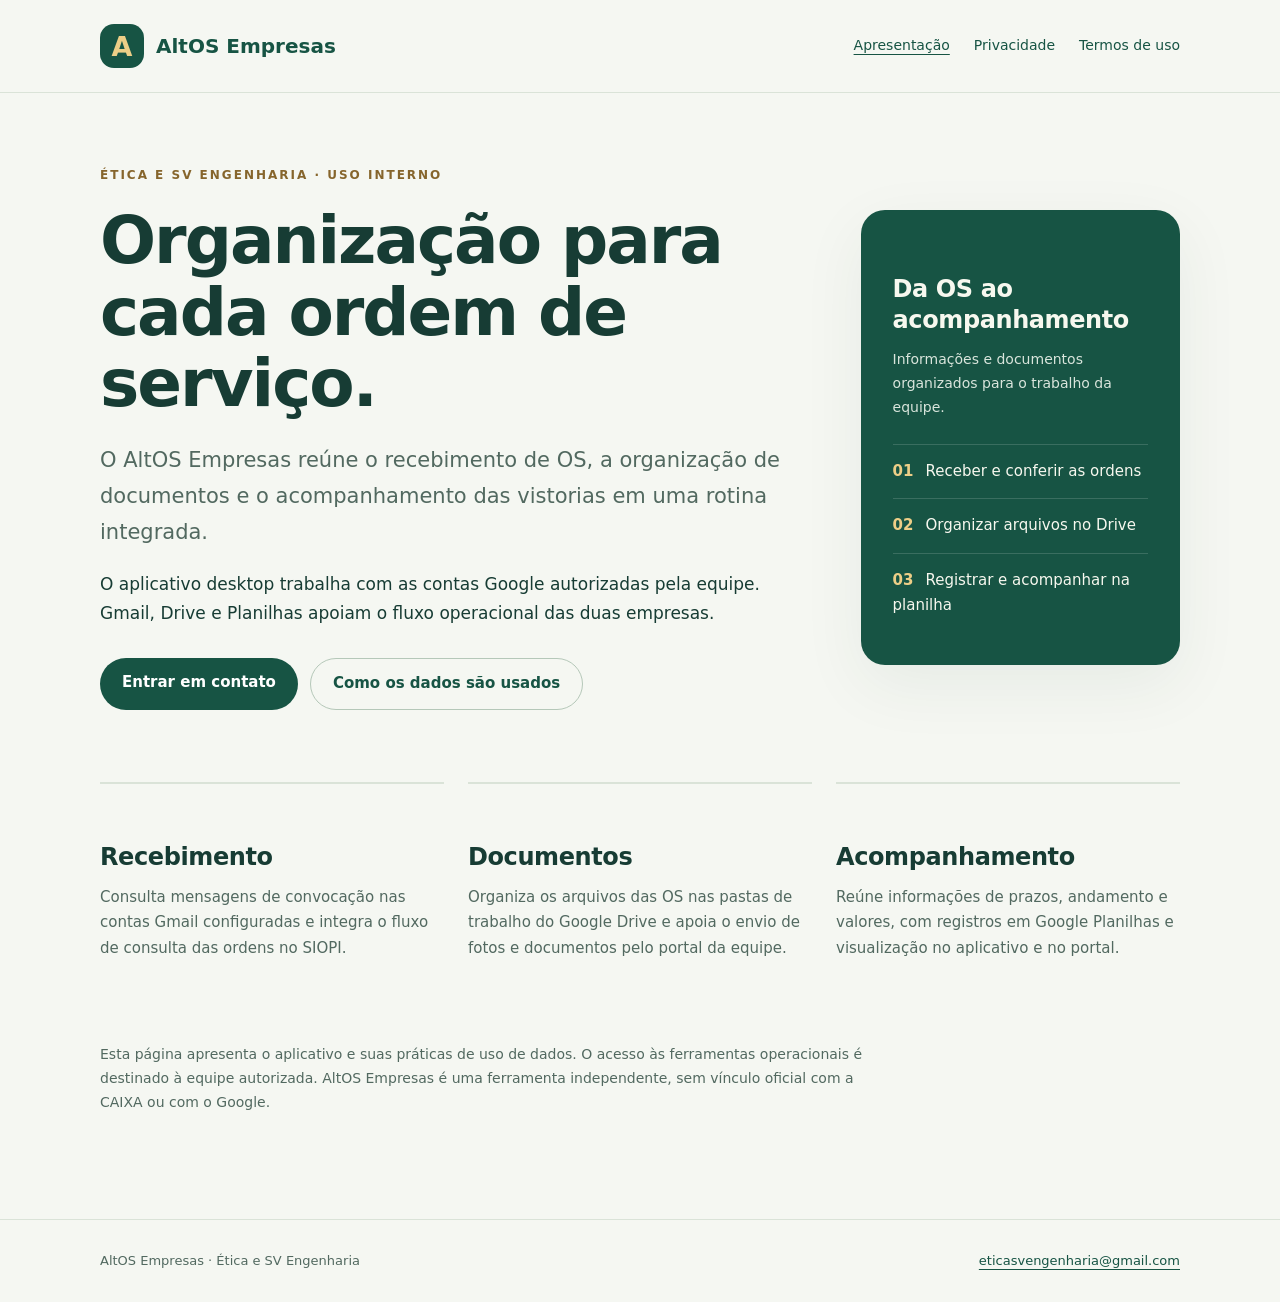
<file: index.html>
<!doctype html>
<html lang="pt-BR"><head><meta charset="utf-8"><meta name="viewport" content="width=device-width,initial-scale=1"><meta name="description" content="AltOS Empresas. Aplicativo de uso interno para organizar ordens de serviço, documentos e acompanhamento de vistorias da Ética e da SV Engenharia."><title>AltOS Empresas — Organização de vistorias</title><link rel="stylesheet" href="styles.css"></head><body>
<a class="skip" href="#conteudo">Pular para o conteúdo</a><header><div class="wrap"><a class="brand" href="index.html"><span class="mark" aria-hidden="true">A</span>AltOS Empresas</a><nav aria-label="Navegação principal"><a href="index.html" aria-current="page">Apresentação</a><a href="privacidade.html">Privacidade</a><a href="termos.html">Termos de uso</a></nav></div></header>
<main id="conteudo" class="wrap"><div class="hero"><section><p class="eyebrow">Ética e SV Engenharia · Uso interno</p><h1>Organização para cada ordem de serviço.</h1><p class="lead">O AltOS Empresas reúne o recebimento de OS, a organização de documentos e o acompanhamento das vistorias em uma rotina integrada.</p><p>O aplicativo desktop trabalha com as contas Google autorizadas pela equipe. Gmail, Drive e Planilhas apoiam o fluxo operacional das duas empresas.</p><div class="actions"><a class="button" href="mailto:eticasvengenharia@gmail.com">Entrar em contato</a><a class="button secondary" href="privacidade.html">Como os dados são usados</a></div></section><aside class="summary" aria-label="Fluxo do aplicativo"><h2>Da OS ao acompanhamento</h2><p>Informações e documentos organizados para o trabalho da equipe.</p><ol class="steps"><li><strong>01</strong>Receber e conferir as ordens</li><li><strong>02</strong>Organizar arquivos no Drive</li><li><strong>03</strong>Registrar e acompanhar na planilha</li></ol></aside></div>
<section class="features" aria-label="Integrações"><article class="feature"><h2>Recebimento</h2><p>Consulta mensagens de convocação nas contas Gmail configuradas e integra o fluxo de consulta das ordens no SIOPI.</p></article><article class="feature"><h2>Documentos</h2><p>Organiza os arquivos das OS nas pastas de trabalho do Google Drive e apoia o envio de fotos e documentos pelo portal da equipe.</p></article><article class="feature"><h2>Acompanhamento</h2><p>Reúne informações de prazos, andamento e valores, com registros em Google Planilhas e visualização no aplicativo e no portal.</p></article></section>
<p class="notice">Esta página apresenta o aplicativo e suas práticas de uso de dados. O acesso às ferramentas operacionais é destinado à equipe autorizada. AltOS Empresas é uma ferramenta independente, sem vínculo oficial com a CAIXA ou com o Google.</p></main>
<footer><div class="wrap"><p>AltOS Empresas · Ética e SV Engenharia</p><a href="mailto:eticasvengenharia@gmail.com">eticasvengenharia@gmail.com</a></div></footer></body></html>
</file>
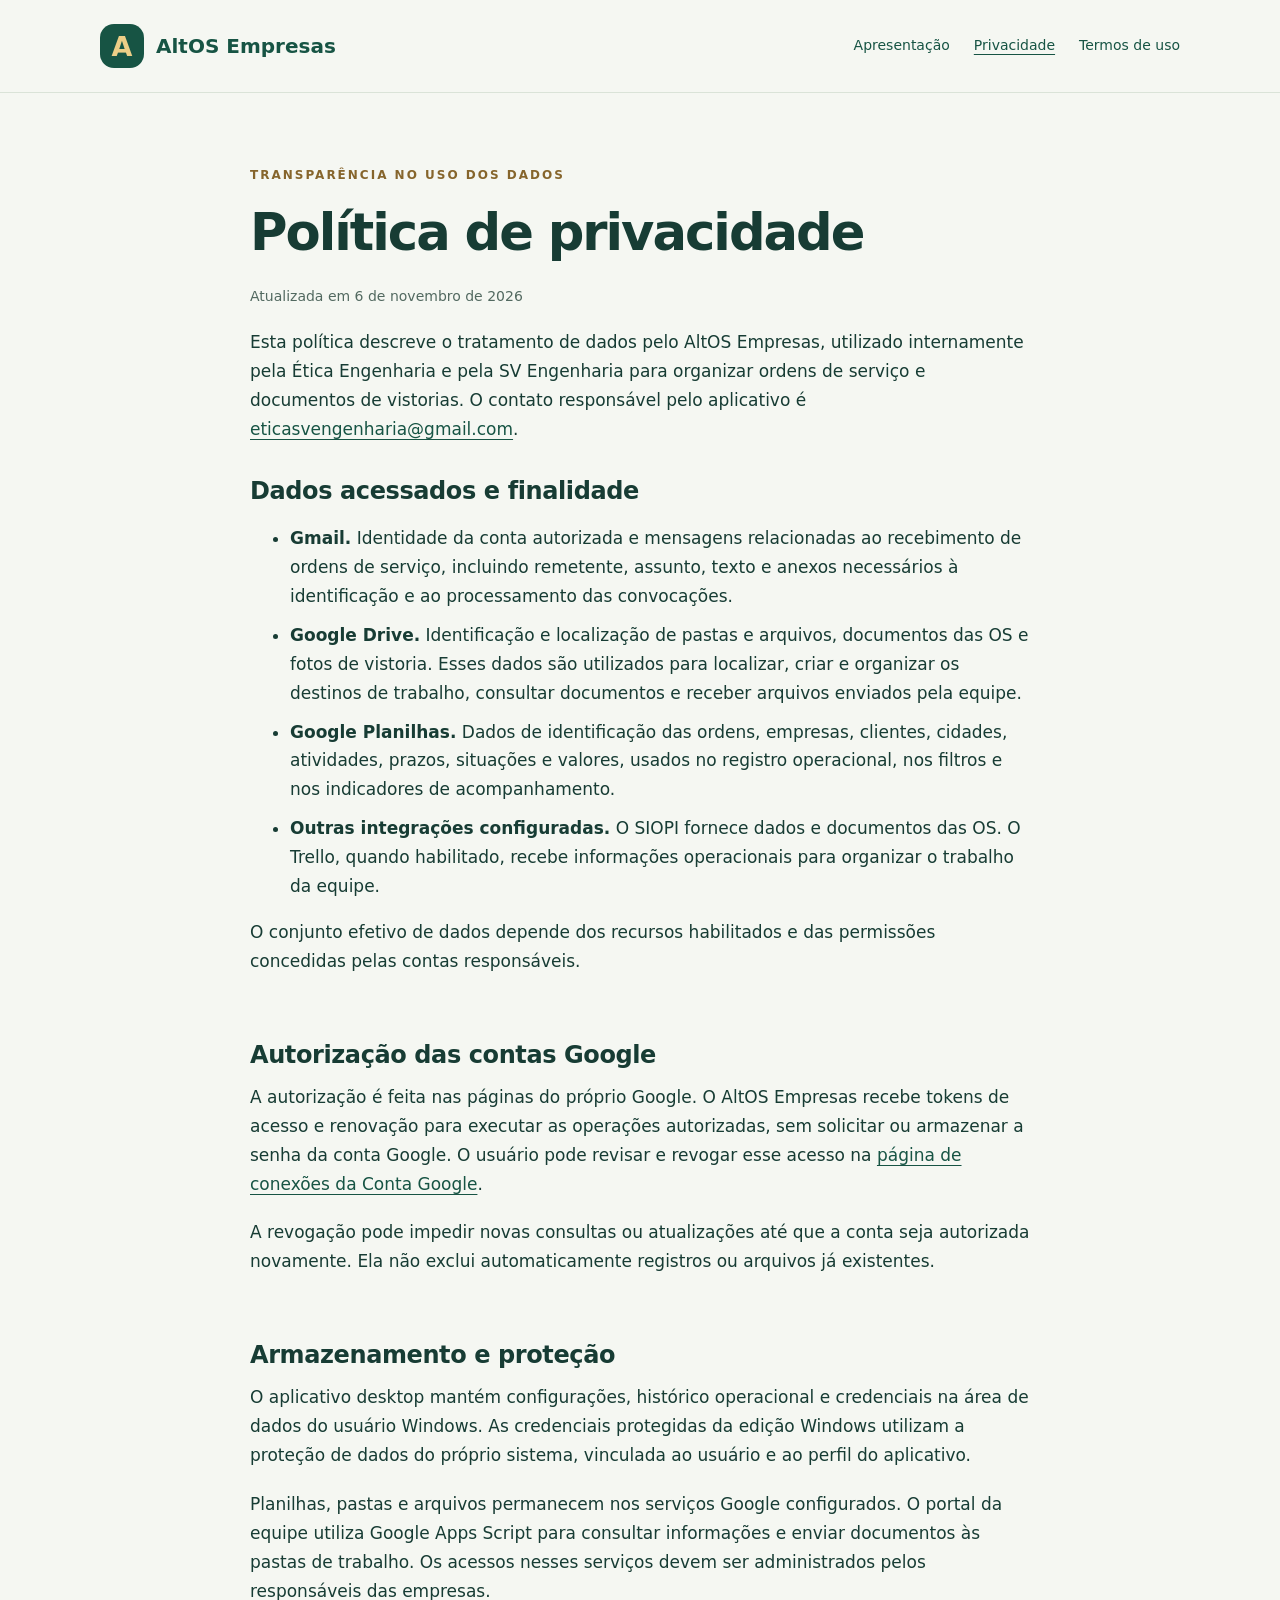
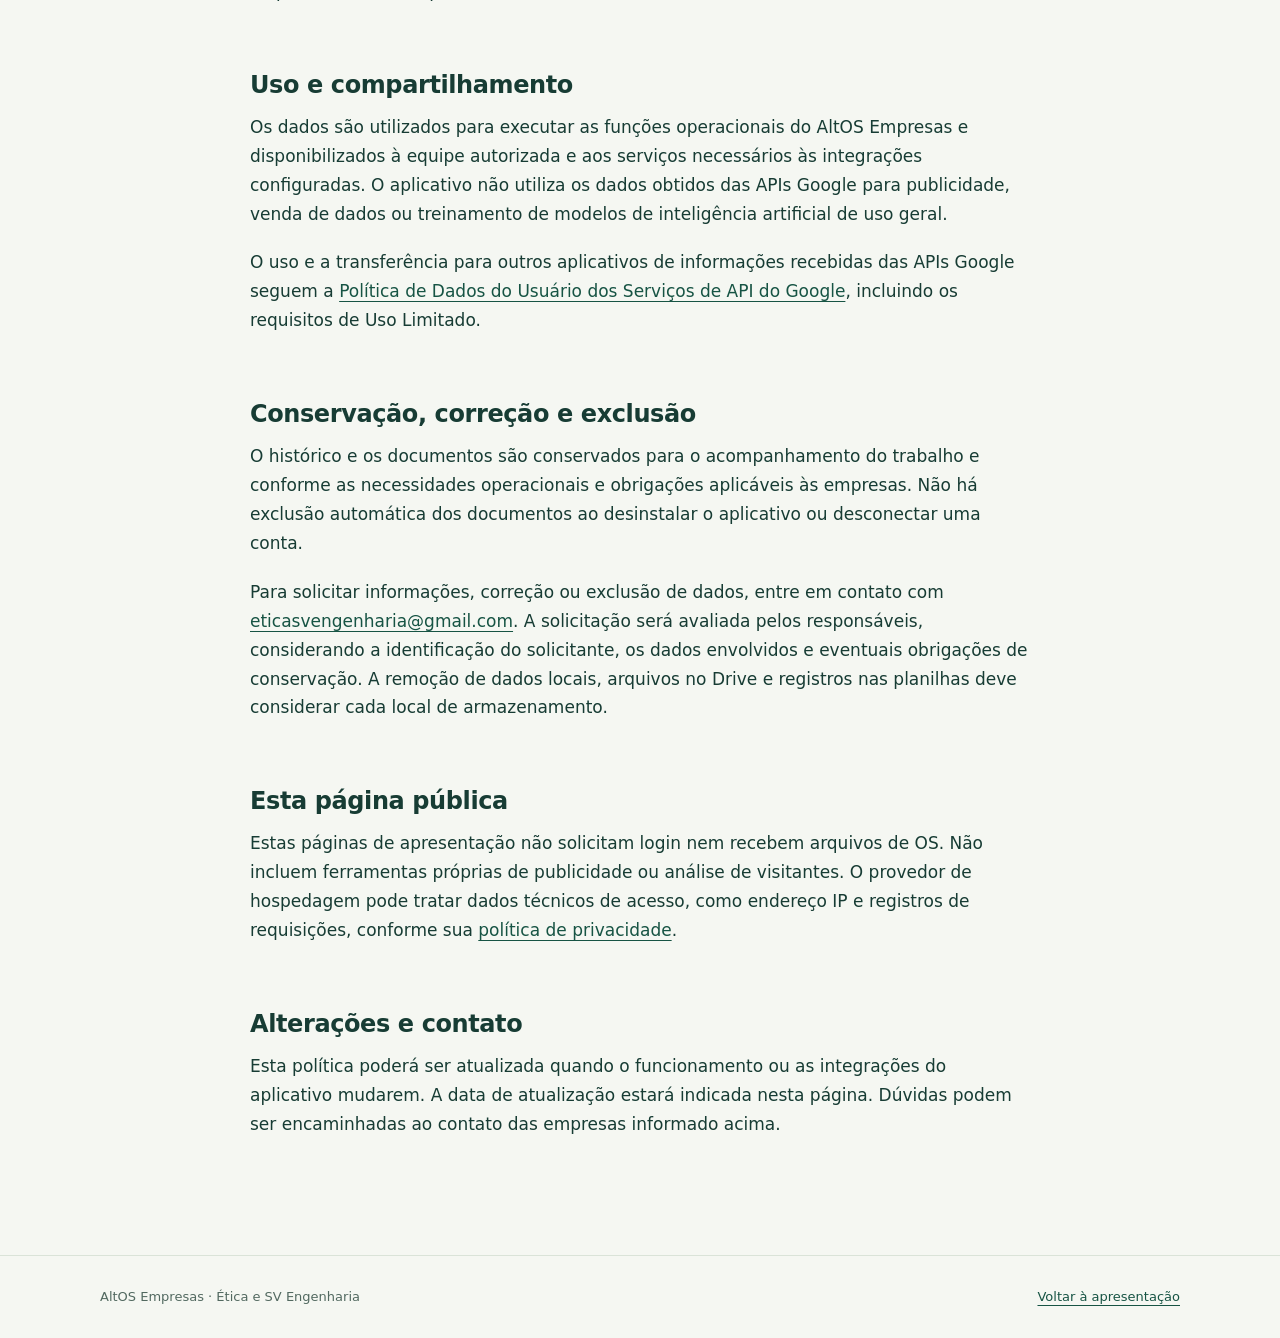
<file: privacidade.html>
<!doctype html>
<html lang="pt-BR"><head><meta charset="utf-8"><meta name="viewport" content="width=device-width,initial-scale=1"><meta name="description" content="Política de privacidade do AltOS Empresas e informações sobre o uso das integrações Google."><title>Privacidade — AltOS Empresas</title><link rel="stylesheet" href="styles.css"></head><body><a class="skip" href="#conteudo">Pular para o conteúdo</a><header><div class="wrap"><a class="brand" href="index.html"><span class="mark" aria-hidden="true">A</span>AltOS Empresas</a><nav aria-label="Navegação principal"><a href="index.html">Apresentação</a><a href="privacidade.html" aria-current="page">Privacidade</a><a href="termos.html">Termos de uso</a></nav></div></header>
<main id="conteudo" class="wrap document"><p class="eyebrow">Transparência no uso dos dados</p><h1>Política de privacidade</h1><p class="date">Atualizada em 6 de novembro de 2026</p><p>Esta política descreve o tratamento de dados pelo AltOS Empresas, utilizado internamente pela Ética Engenharia e pela SV Engenharia para organizar ordens de serviço e documentos de vistorias. O contato responsável pelo aplicativo é <a href="mailto:eticasvengenharia@gmail.com">eticasvengenharia@gmail.com</a>.</p>
<section><h2>Dados acessados e finalidade</h2><ul><li><strong>Gmail.</strong> Identidade da conta autorizada e mensagens relacionadas ao recebimento de ordens de serviço, incluindo remetente, assunto, texto e anexos necessários à identificação e ao processamento das convocações.</li><li><strong>Google Drive.</strong> Identificação e localização de pastas e arquivos, documentos das OS e fotos de vistoria. Esses dados são utilizados para localizar, criar e organizar os destinos de trabalho, consultar documentos e receber arquivos enviados pela equipe.</li><li><strong>Google Planilhas.</strong> Dados de identificação das ordens, empresas, clientes, cidades, atividades, prazos, situações e valores, usados no registro operacional, nos filtros e nos indicadores de acompanhamento.</li><li><strong>Outras integrações configuradas.</strong> O SIOPI fornece dados e documentos das OS. O Trello, quando habilitado, recebe informações operacionais para organizar o trabalho da equipe.</li></ul><p>O conjunto efetivo de dados depende dos recursos habilitados e das permissões concedidas pelas contas responsáveis.</p></section>
<section><h2>Autorização das contas Google</h2><p>A autorização é feita nas páginas do próprio Google. O AltOS Empresas recebe tokens de acesso e renovação para executar as operações autorizadas, sem solicitar ou armazenar a senha da conta Google. O usuário pode revisar e revogar esse acesso na <a href="https://myaccount.google.com/connections">página de conexões da Conta Google</a>.</p><p>A revogação pode impedir novas consultas ou atualizações até que a conta seja autorizada novamente. Ela não exclui automaticamente registros ou arquivos já existentes.</p></section>
<section><h2>Armazenamento e proteção</h2><p>O aplicativo desktop mantém configurações, histórico operacional e credenciais na área de dados do usuário Windows. As credenciais protegidas da edição Windows utilizam a proteção de dados do próprio sistema, vinculada ao usuário e ao perfil do aplicativo.</p><p>Planilhas, pastas e arquivos permanecem nos serviços Google configurados. O portal da equipe utiliza Google Apps Script para consultar informações e enviar documentos às pastas de trabalho. Os acessos nesses serviços devem ser administrados pelos responsáveis das empresas.</p></section>
<section><h2>Uso e compartilhamento</h2><p>Os dados são utilizados para executar as funções operacionais do AltOS Empresas e disponibilizados à equipe autorizada e aos serviços necessários às integrações configuradas. O aplicativo não utiliza os dados obtidos das APIs Google para publicidade, venda de dados ou treinamento de modelos de inteligência artificial de uso geral.</p><p>O uso e a transferência para outros aplicativos de informações recebidas das APIs Google seguem a <a href="https://developers.google.com/terms/api-services-user-data-policy">Política de Dados do Usuário dos Serviços de API do Google</a>, incluindo os requisitos de Uso Limitado.</p></section>
<section><h2>Conservação, correção e exclusão</h2><p>O histórico e os documentos são conservados para o acompanhamento do trabalho e conforme as necessidades operacionais e obrigações aplicáveis às empresas. Não há exclusão automática dos documentos ao desinstalar o aplicativo ou desconectar uma conta.</p><p>Para solicitar informações, correção ou exclusão de dados, entre em contato com <a href="mailto:eticasvengenharia@gmail.com">eticasvengenharia@gmail.com</a>. A solicitação será avaliada pelos responsáveis, considerando a identificação do solicitante, os dados envolvidos e eventuais obrigações de conservação. A remoção de dados locais, arquivos no Drive e registros nas planilhas deve considerar cada local de armazenamento.</p></section>
<section><h2>Esta página pública</h2><p>Estas páginas de apresentação não solicitam login nem recebem arquivos de OS. Não incluem ferramentas próprias de publicidade ou análise de visitantes. O provedor de hospedagem pode tratar dados técnicos de acesso, como endereço IP e registros de requisições, conforme sua <a href="https://docs.github.com/en/site-policy/privacy-policies/github-general-privacy-statement">política de privacidade</a>.</p></section>
<section><h2>Alterações e contato</h2><p>Esta política poderá ser atualizada quando o funcionamento ou as integrações do aplicativo mudarem. A data de atualização estará indicada nesta página. Dúvidas podem ser encaminhadas ao contato das empresas informado acima.</p></section></main><footer><div class="wrap"><p>AltOS Empresas · Ética e SV Engenharia</p><a href="index.html">Voltar à apresentação</a></div></footer></body></html>
</file>
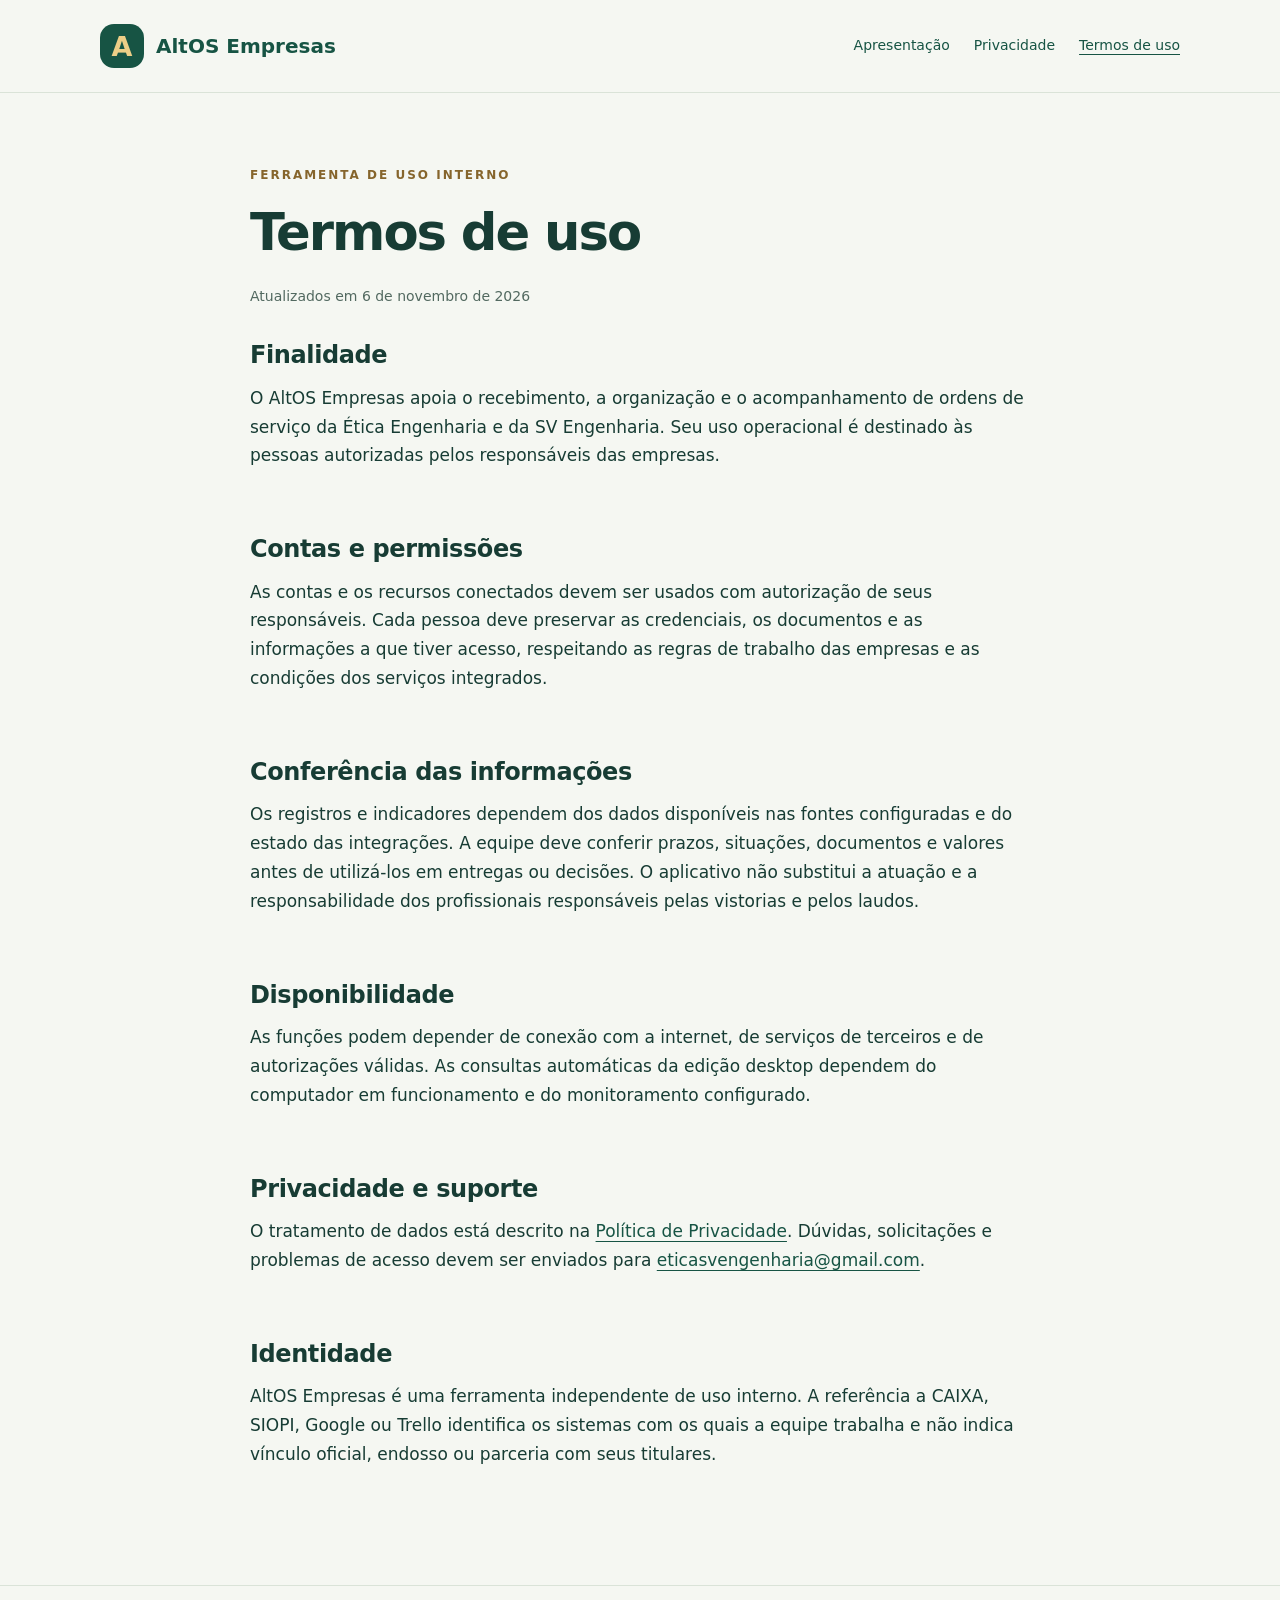
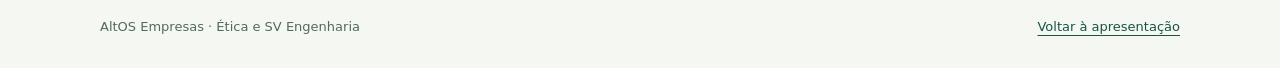
<file: termos.html>
<!doctype html>
<html lang="pt-BR"><head><meta charset="utf-8"><meta name="viewport" content="width=device-width,initial-scale=1"><meta name="description" content="Condições de uso interno do AltOS Empresas."><title>Termos de uso — AltOS Empresas</title><link rel="stylesheet" href="styles.css"></head><body><a class="skip" href="#conteudo">Pular para o conteúdo</a><header><div class="wrap"><a class="brand" href="index.html"><span class="mark" aria-hidden="true">A</span>AltOS Empresas</a><nav aria-label="Navegação principal"><a href="index.html">Apresentação</a><a href="privacidade.html">Privacidade</a><a href="termos.html" aria-current="page">Termos de uso</a></nav></div></header>
<main id="conteudo" class="wrap document"><p class="eyebrow">Ferramenta de uso interno</p><h1>Termos de uso</h1><p class="date">Atualizados em 6 de novembro de 2026</p><section><h2>Finalidade</h2><p>O AltOS Empresas apoia o recebimento, a organização e o acompanhamento de ordens de serviço da Ética Engenharia e da SV Engenharia. Seu uso operacional é destinado às pessoas autorizadas pelos responsáveis das empresas.</p></section><section><h2>Contas e permissões</h2><p>As contas e os recursos conectados devem ser usados com autorização de seus responsáveis. Cada pessoa deve preservar as credenciais, os documentos e as informações a que tiver acesso, respeitando as regras de trabalho das empresas e as condições dos serviços integrados.</p></section><section><h2>Conferência das informações</h2><p>Os registros e indicadores dependem dos dados disponíveis nas fontes configuradas e do estado das integrações. A equipe deve conferir prazos, situações, documentos e valores antes de utilizá-los em entregas ou decisões. O aplicativo não substitui a atuação e a responsabilidade dos profissionais responsáveis pelas vistorias e pelos laudos.</p></section><section><h2>Disponibilidade</h2><p>As funções podem depender de conexão com a internet, de serviços de terceiros e de autorizações válidas. As consultas automáticas da edição desktop dependem do computador em funcionamento e do monitoramento configurado.</p></section><section><h2>Privacidade e suporte</h2><p>O tratamento de dados está descrito na <a href="privacidade.html">Política de Privacidade</a>. Dúvidas, solicitações e problemas de acesso devem ser enviados para <a href="mailto:eticasvengenharia@gmail.com">eticasvengenharia@gmail.com</a>.</p></section><section><h2>Identidade</h2><p>AltOS Empresas é uma ferramenta independente de uso interno. A referência a CAIXA, SIOPI, Google ou Trello identifica os sistemas com os quais a equipe trabalha e não indica vínculo oficial, endosso ou parceria com seus titulares.</p></section></main><footer><div class="wrap"><p>AltOS Empresas · Ética e SV Engenharia</p><a href="index.html">Voltar à apresentação</a></div></footer></body></html>
</file>
<file: styles.css>
:root{color-scheme:light;--ink:#173c34;--muted:#526960;--green:#175444;--gold:#af8540;--paper:#f5f7f2;--line:#dae3d8}*{box-sizing:border-box}body{margin:0;background:var(--paper);color:var(--ink);font:17px/1.7 system-ui,-apple-system,"Segoe UI",sans-serif}a{color:var(--green);text-underline-offset:4px}a:focus-visible{outline:3px solid var(--gold);outline-offset:5px;border-radius:4px}.skip{position:absolute;left:24px;top:-80px;background:white;padding:8px}.skip:focus{top:10px}.wrap{width:min(1080px,calc(100% - 48px));margin:auto}header{border-bottom:1px solid var(--line)}header .wrap{display:flex;justify-content:space-between;align-items:center;gap:24px;padding:24px 0}.brand{display:flex;align-items:center;gap:12px;text-decoration:none;font-size:20px;font-weight:750}.mark{display:grid;place-items:center;background:var(--green);color:#edce87;width:44px;height:44px;border-radius:14px;font-size:27px}nav{display:flex;gap:24px;flex-wrap:wrap;font-size:14px}nav a{text-decoration:none}nav a:hover,nav a[aria-current=page]{text-decoration:underline}main{padding:72px 0 84px}.eyebrow{color:#86652c;font-size:12px;font-weight:750;letter-spacing:2px;text-transform:uppercase}h1{font-size:clamp(36px,5.6vw,66px);line-height:1.08;letter-spacing:-2px;max-width:850px;margin:20px 0 24px;font-weight:720}h2{font-size:24px;line-height:1.3;letter-spacing:-.4px;margin:32px 0 12px}h3{font-size:20px;line-height:1.4;margin:0 0 12px}p{margin:0 0 20px}.lead{font-size:21px;color:var(--muted);max-width:730px}.hero{display:grid;grid-template-columns:1.45fr .65fr;gap:48px;align-items:center}.summary{background:var(--green);border-radius:24px;padding:32px;color:#f7f8ef;box-shadow:0 20px 65px #153f3310}.summary p{font-size:14px;color:#d9e5dc}.steps{list-style:none;padding:0;margin:24px 0 0}.steps li{padding:14px 0;border-top:1px solid #ffffff26;font-size:15px}.steps strong{color:#edce87;margin-right:12px}.actions{display:flex;gap:12px;flex-wrap:wrap;margin-top:30px}.button{padding:12px 22px;background:var(--green);color:white;border-radius:99px;font-size:15px;font-weight:650;text-decoration:none}.secondary{background:transparent;color:var(--green);border:1px solid #b5c8b9}.features{display:grid;grid-template-columns:repeat(3,1fr);gap:24px;margin-top:72px}.feature{padding:26px 0;border-top:2px solid var(--line)}.feature p{font-size:15px;color:var(--muted)}.notice{margin-top:36px;font-size:14px;color:var(--muted);max-width:800px}.document{max-width:780px}.document h1{font-size:clamp(34px,4vw,52px)}.document section{padding-bottom:12px}.document li{margin-bottom:10px}.date{color:var(--muted);font-size:14px}footer{border-top:1px solid var(--line);font-size:13px;color:var(--muted);padding:30px 0}footer .wrap{display:flex;gap:18px;justify-content:space-between;flex-wrap:wrap}footer p{margin:0}footer a{overflow-wrap:anywhere}@media(max-width:760px){header .wrap{align-items:flex-start;flex-direction:column;gap:16px}nav{gap:18px}main{padding:44px 0 60px}.hero{grid-template-columns:1fr;gap:28px}h1{letter-spacing:-1px}.features{grid-template-columns:1fr;gap:0;margin-top:42px}.feature{padding:22px 0}.wrap{width:calc(100% - 36px)}.summary{padding:26px}.lead{font-size:19px}}
</file>
